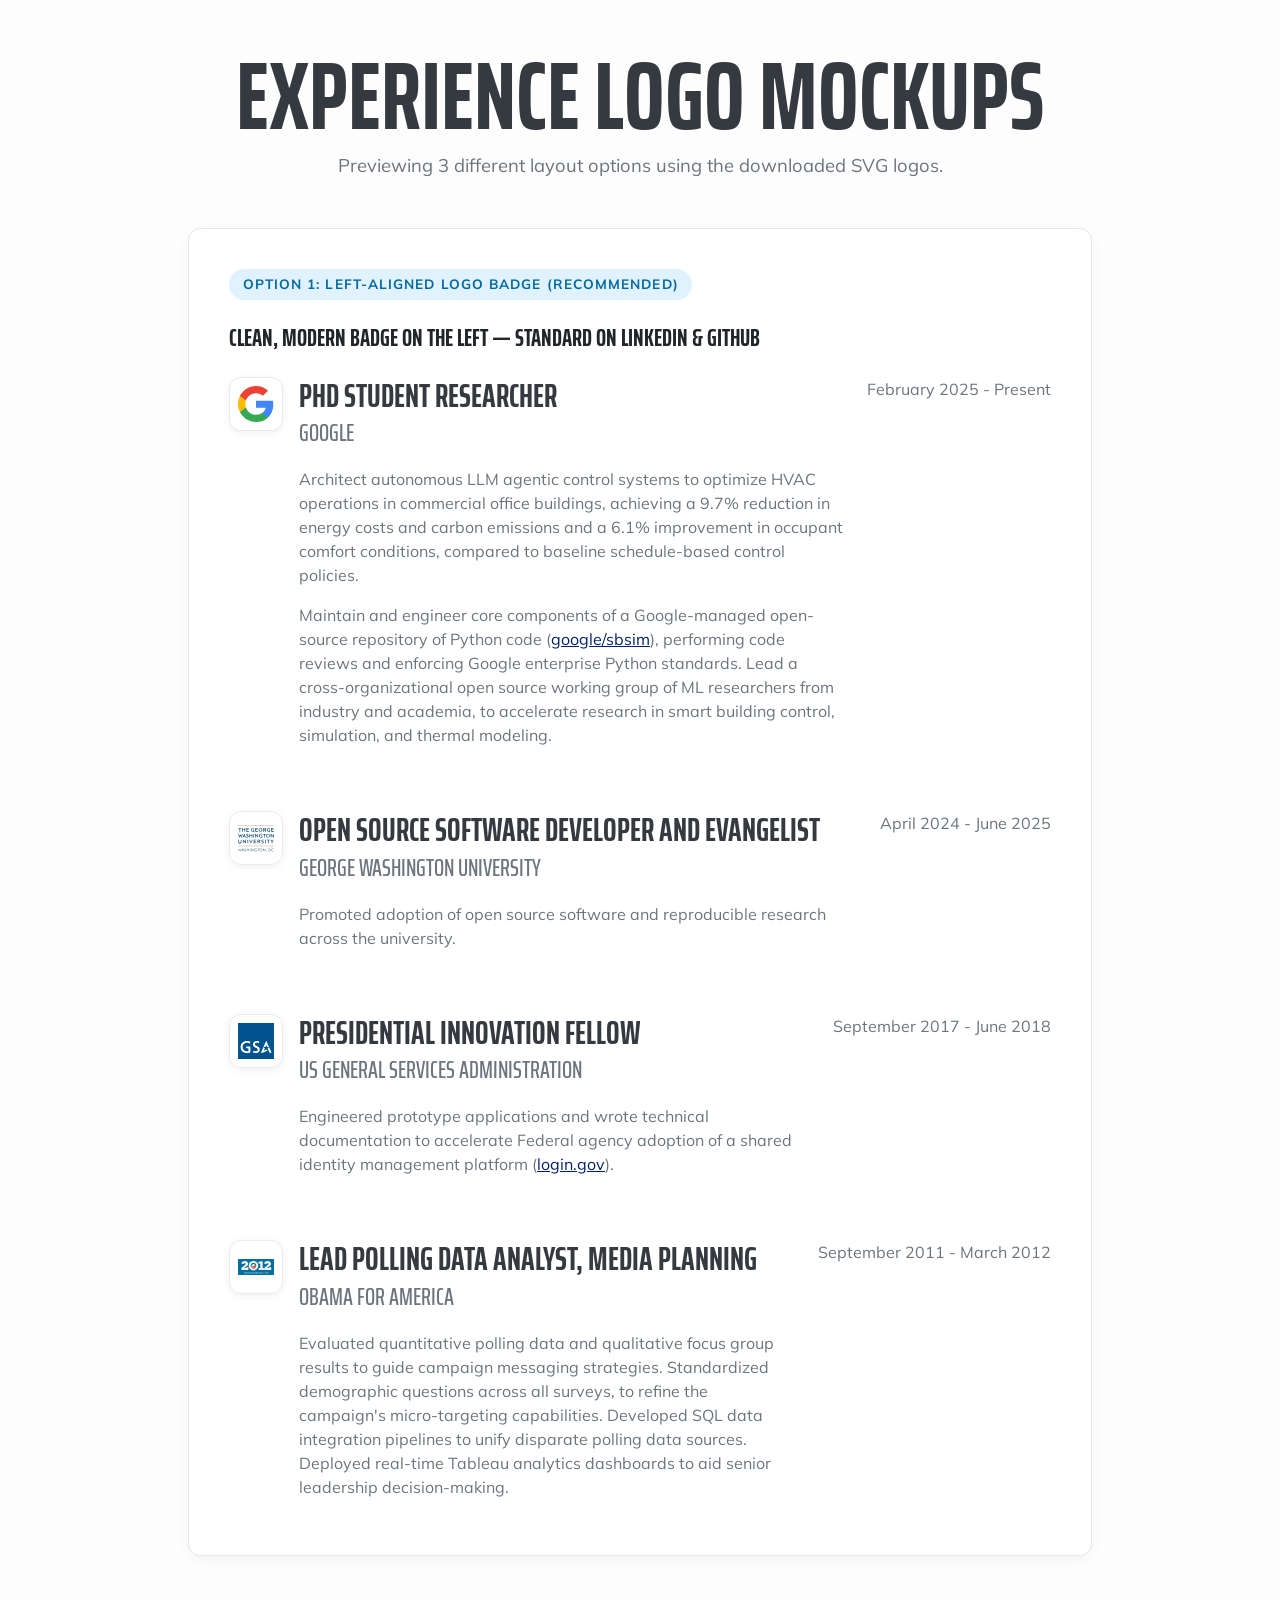
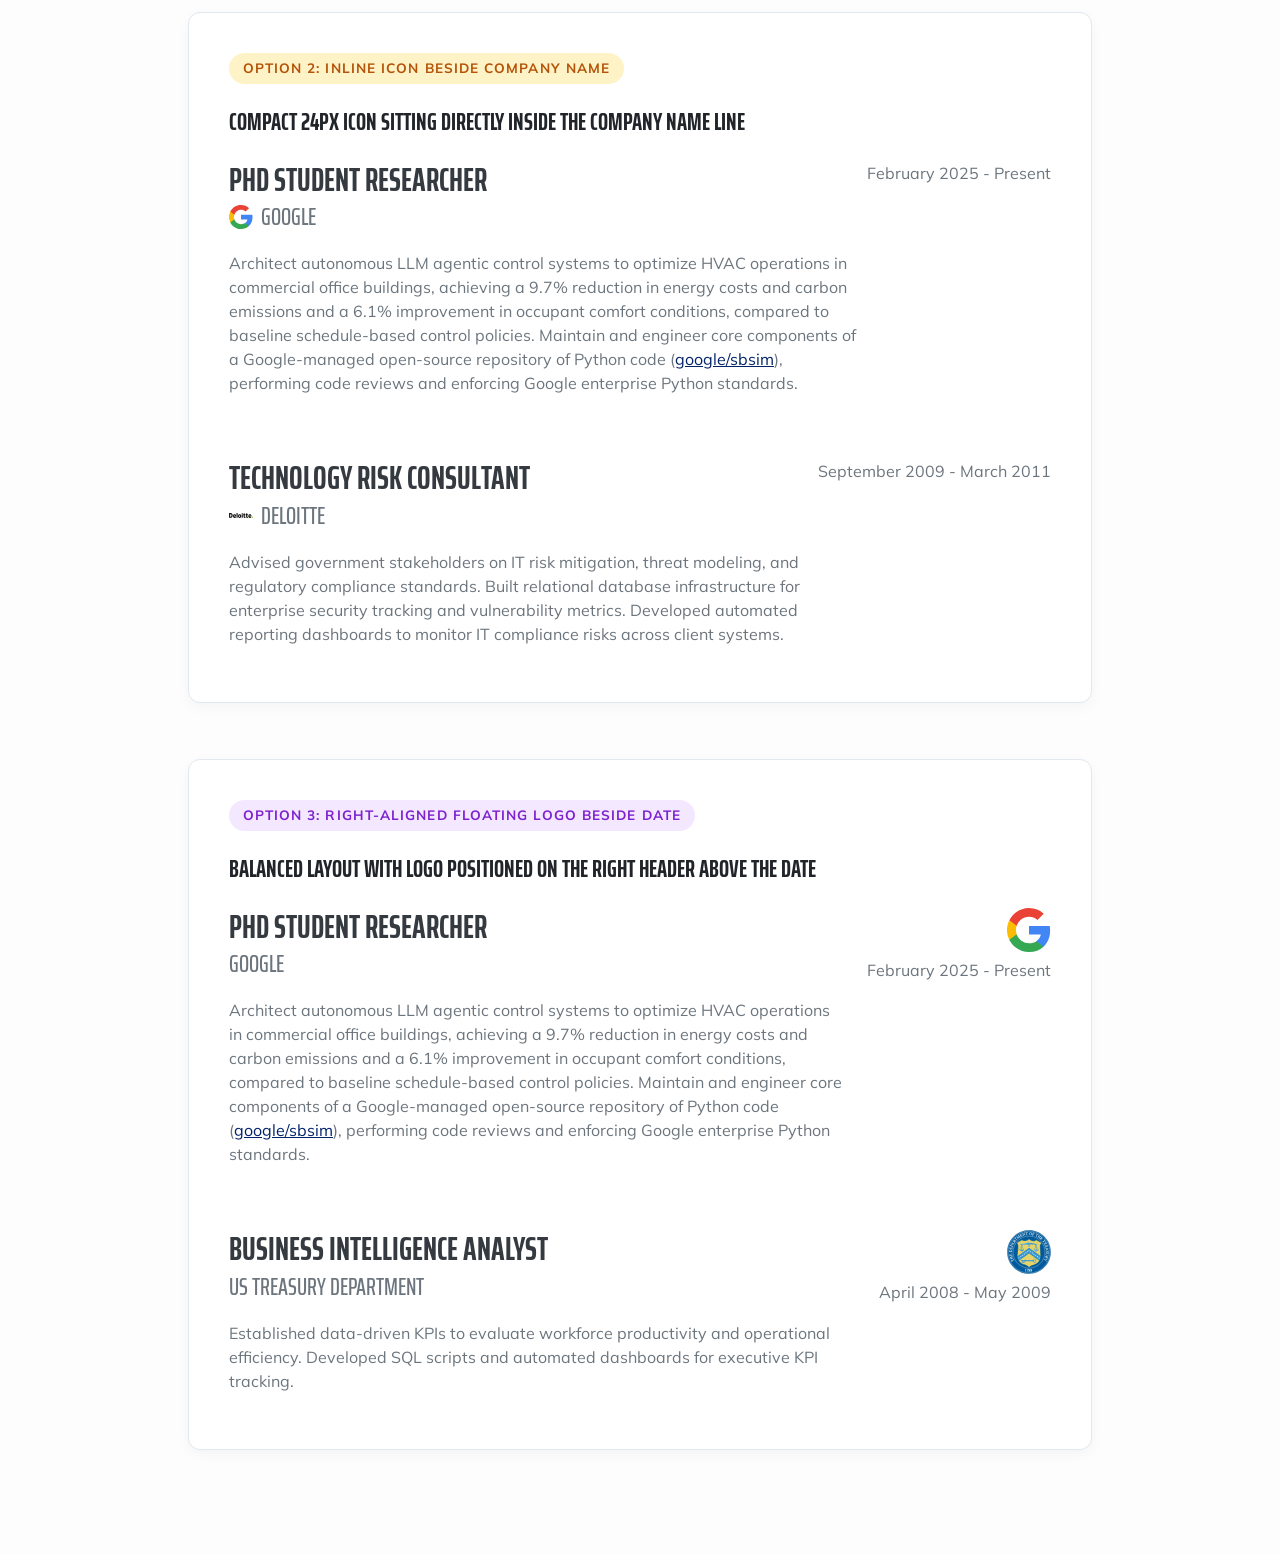
<file: preview-logos.html>
<!DOCTYPE html>
<html lang="en">

<head>
    <meta charset="utf-8" />
    <meta name="viewport" content="width=device-width, initial-scale=1, shrink-to-fit=no" />
    <title>Experience Section Logo Mockups - Michael J Rossetti</title>
    <link href="https://fonts.googleapis.com/css?family=Saira+Extra+Condensed:500,700" rel="stylesheet" type="text/css" />
    <link href="https://fonts.googleapis.com/css?family=Muli:400,400i,800,800i" rel="stylesheet" type="text/css" />
    <link href="assets/css/styles.css" rel="stylesheet" />
    <link href="assets/css/my-styles.css" rel="stylesheet" />
    <style>
        body {
            padding: 3rem;
            max-width: 1000px;
            margin: 0 auto;
            background-color: #fdfdfd;
        }

        .mockup-container {
            background: #ffffff;
            border: 1px solid #e2e8f0;
            border-radius: 12px;
            padding: 2.5rem;
            margin-bottom: 3.5rem;
            box-shadow: 0 4px 14px rgba(0, 0, 0, 0.04);
        }

        .mockup-label {
            display: inline-block;
            font-size: 0.85rem;
            font-weight: 700;
            letter-spacing: 0.08em;
            text-transform: uppercase;
            padding: 0.35rem 0.85rem;
            border-radius: 20px;
            background-color: #e0f2fe;
            color: #0369a1;
            margin-bottom: 1.5rem;
        }

        /* Option 1: Left Logo Badge */
        .company-logo-badge {
            width: 54px;
            height: 54px;
            background: #ffffff;
            border: 1px solid #e9ecef;
            border-radius: 12px;
            display: flex;
            align-items: center;
            justify-content: center;
            padding: 8px;
            box-shadow: 0 2px 8px rgba(0, 0, 0, 0.06);
            flex-shrink: 0;
        }

        .company-logo-badge img {
            max-width: 100%;
            max-height: 100%;
            object-fit: contain;
        }

        /* Option 2: Inline Pill Icon */
        .company-logo-inline {
            width: 24px;
            height: 24px;
            object-fit: contain;
            vertical-align: middle;
            margin-right: 0.5rem;
        }

        /* Option 3: Floating Right Logo */
        .company-logo-right {
            width: 44px;
            height: 44px;
            object-fit: contain;
            margin-bottom: 0.35rem;
        }
    </style>
</head>

<body class="theme-georgetown">

    <div class="mb-5 text-center">
        <h1 class="mb-2">Experience Logo Mockups</h1>
        <p class="lead text-muted">Previewing 3 different layout options using the downloaded SVG logos.</p>
    </div>

    <!-- OPTION 1 -->
    <div class="mockup-container">
        <div class="mockup-label">Option 1: Left-Aligned Logo Badge (Recommended)</div>
        <h2 class="h4 mb-4 text-dark">Clean, modern badge on the left &mdash; standard on LinkedIn & GitHub</h2>

        <!-- Google -->
        <div class="d-flex flex-column flex-md-row justify-content-between mb-5">
            <div class="d-flex flex-grow-1 gap-3">
                <div class="company-logo-badge">
                    <img src="assets/images/orgs/logo-google.svg" alt="Google">
                </div>
                <div>
                    <h3 class="mb-0">PhD Student Researcher</h3>
                    <div class="subheading mb-3">Google</div>
                    <p class="full-details">
                        Architect autonomous LLM agentic control systems to optimize HVAC operations in commercial office buildings, achieving a 9.7% reduction in energy costs and carbon emissions and a 6.1% improvement in occupant comfort conditions, compared to baseline schedule-based control policies.
                    </p>
                    <p class="full-details">
                        Maintain and engineer core components of a Google-managed open-source repository of Python code (<a href="https://github.com/google/sbsim" target="_blank">google/sbsim</a>), performing code reviews and enforcing Google enterprise Python standards.
                        Lead a cross-organizational open source working group of ML researchers from industry and academia, to accelerate research in smart building control, simulation, and thermal modeling.
                    </p>
                </div>
            </div>
            <div class="flex-shrink-0 ps-md-4 text-md-end"><span class="text-primary">February 2025 - Present</span></div>
        </div>

        <!-- GWU -->
        <div class="d-flex flex-column flex-md-row justify-content-between mb-5">
            <div class="d-flex flex-grow-1 gap-3">
                <div class="company-logo-badge">
                    <img src="assets/images/orgs/logo-gwu.svg" alt="George Washington University">
                </div>
                <div>
                    <h3 class="mb-0">Open Source Software Developer and Evangelist</h3>
                    <div class="subheading mb-3">George Washington University</div>
                    <p class="full-details">
                        Promoted adoption of open source software and reproducible research across the university.
                    </p>
                </div>
            </div>
            <div class="flex-shrink-0 ps-md-4 text-md-end"><span class="text-primary">April 2024 - June 2025</span></div>
        </div>

        <!-- GSA -->
        <div class="d-flex flex-column flex-md-row justify-content-between mb-5">
            <div class="d-flex flex-grow-1 gap-3">
                <div class="company-logo-badge">
                    <img src="assets/images/orgs/logo-gsa.svg" alt="US General Services Administration">
                </div>
                <div>
                    <h3 class="mb-0">Presidential Innovation Fellow</h3>
                    <div class="subheading mb-3">US General Services Administration</div>
                    <p class="full-details">
                        Engineered prototype applications and wrote technical documentation to accelerate Federal agency adoption of a shared identity management platform (<a href="https://login.gov/" target="_blank">login.gov</a>).
                    </p>
                </div>
            </div>
            <div class="flex-shrink-0 ps-md-4 text-md-end"><span class="text-primary">September 2017 - June 2018</span></div>
        </div>

        <!-- OFA -->
        <div class="d-flex flex-column flex-md-row justify-content-between mb-0">
            <div class="d-flex flex-grow-1 gap-3">
                <div class="company-logo-badge">
                    <img src="assets/images/orgs/logo-ofa.svg" alt="Obama for America">
                </div>
                <div>
                    <h3 class="mb-0">Lead Polling Data Analyst, Media Planning</h3>
                    <div class="subheading mb-3">Obama for America</div>
                    <p class="full-details">
                        Evaluated quantitative polling data and qualitative focus group results to guide campaign messaging strategies.
                        Standardized demographic questions across all surveys, to refine the campaign's micro-targeting capabilities.
                        Developed SQL data integration pipelines to unify disparate polling data sources.
                        Deployed real-time Tableau analytics dashboards to aid senior leadership decision-making.
                    </p>
                </div>
            </div>
            <div class="flex-shrink-0 ps-md-4 text-md-end"><span class="text-primary">September 2011 - March 2012</span></div>
        </div>
    </div>

    <!-- OPTION 2 -->
    <div class="mockup-container">
        <div class="mockup-label" style="background-color: #fef3c7; color: #b45309;">Option 2: Inline Icon beside Company Name</div>
        <h2 class="h4 mb-4 text-dark">Compact 24px icon sitting directly inside the company name line</h2>

        <!-- Google -->
        <div class="d-flex flex-column flex-md-row justify-content-between mb-5">
            <div class="flex-grow-1">
                <h3 class="mb-0">PhD Student Researcher</h3>
                <div class="subheading mb-3 d-flex align-items-center">
                    <img src="assets/images/orgs/logo-google.svg" alt="Google" class="company-logo-inline">
                    <span>Google</span>
                </div>
                <p class="full-details">
                    Architect autonomous LLM agentic control systems to optimize HVAC operations in commercial office buildings, achieving a 9.7% reduction in energy costs and carbon emissions and a 6.1% improvement in occupant comfort conditions, compared to baseline schedule-based control policies.
                    Maintain and engineer core components of a Google-managed open-source repository of Python code (<a href="https://github.com/google/sbsim" target="_blank">google/sbsim</a>), performing code reviews and enforcing Google enterprise Python standards.
                </p>
            </div>
            <div class="flex-shrink-0"><span class="text-primary">February 2025 - Present</span></div>
        </div>

        <!-- Deloitte -->
        <div class="d-flex flex-column flex-md-row justify-content-between mb-0">
            <div class="flex-grow-1">
                <h3 class="mb-0">Technology Risk Consultant</h3>
                <div class="subheading mb-3 d-flex align-items-center">
                    <img src="assets/images/orgs/logo-deloitte.svg" alt="Deloitte" class="company-logo-inline">
                    <span>Deloitte</span>
                </div>
                <p class="full-details">
                    Advised government stakeholders on IT risk mitigation, threat modeling, and regulatory compliance standards.
                    Built relational database infrastructure for enterprise security tracking and vulnerability metrics.
                    Developed automated reporting dashboards to monitor IT compliance risks across client systems.
                </p>
            </div>
            <div class="flex-shrink-0"><span class="text-primary">September 2009 - March 2011</span></div>
        </div>
    </div>

    <!-- OPTION 3 -->
    <div class="mockup-container">
        <div class="mockup-label" style="background-color: #f3e8ff; color: #7e22ce;">Option 3: Right-Aligned Floating Logo beside Date</div>
        <h2 class="h4 mb-4 text-dark">Balanced layout with logo positioned on the right header above the date</h2>

        <!-- Google -->
        <div class="d-flex flex-column flex-md-row justify-content-between mb-5">
            <div class="flex-grow-1 pe-md-4">
                <h3 class="mb-0">PhD Student Researcher</h3>
                <div class="subheading mb-3">Google</div>
                <p class="full-details">
                    Architect autonomous LLM agentic control systems to optimize HVAC operations in commercial office buildings, achieving a 9.7% reduction in energy costs and carbon emissions and a 6.1% improvement in occupant comfort conditions, compared to baseline schedule-based control policies.
                    Maintain and engineer core components of a Google-managed open-source repository of Python code (<a href="https://github.com/google/sbsim" target="_blank">google/sbsim</a>), performing code reviews and enforcing Google enterprise Python standards.
                </p>
            </div>
            <div class="flex-shrink-0 d-flex flex-column align-items-md-end">
                <img src="assets/images/orgs/logo-google.svg" alt="Google" class="company-logo-right">
                <span class="text-primary">February 2025 - Present</span>
            </div>
        </div>

        <!-- US Treasury -->
        <div class="d-flex flex-column flex-md-row justify-content-between mb-0">
            <div class="flex-grow-1 pe-md-4">
                <h3 class="mb-0">Business Intelligence Analyst</h3>
                <div class="subheading mb-3">US Treasury Department</div>
                <p class="full-details">
                    Established data-driven KPIs to evaluate workforce productivity and operational efficiency.
                    Developed SQL scripts and automated dashboards for executive KPI tracking.
                </p>
            </div>
            <div class="flex-shrink-0 d-flex flex-column align-items-md-end">
                <img src="assets/images/orgs/logo-treasury.svg" alt="US Treasury" class="company-logo-right">
                <span class="text-primary">April 2008 - May 2009</span>
            </div>
        </div>
    </div>

</body>

</html>
</file>
<file: assets/css/my-styles.css>
/* consistent card image heights */

.card-img-top {
  width: 100%;
  height: 200px; /* adjust as needed */
  object-fit: cover;
}




/* using !important to override conflicting display:block style from style.css */

section#media, li#nav-media {
    display:none !important;
}

/*

section#experience, li#nav-experience {
    display:none !important;
}

section#education, li#nav-education {
    display:none !important;
}



p.full-details {
    display: none;
}


*/




span.tech-details {
    display: none;
}


p.education-details {
    display: none;
}

/* Company / Organization logo badges in Experience section */
.company-logo-badge {
    width: 52px;
    height: 52px;
    background: #ffffff;
    border: 1px solid #e9ecef;
    border-radius: 12px;
    display: flex;
    align-items: center;
    justify-content: center;
    padding: 6px;
    box-shadow: 0 2px 6px rgba(0, 0, 0, 0.05);
    flex-shrink: 0;
}

.company-logo-badge img {
    max-width: 100%;
    max-height: 100%;
    object-fit: contain;
}

/* Card container for section images */
.entry-img-card {
    border: 1px solid rgba(0, 0, 0, 0.08);
    border-radius: 0.5rem;
    overflow: hidden;
    transition: transform 0.2s ease, box-shadow 0.2s ease;
}

.entry-img-card:hover {
    box-shadow: 0 0.5rem 1rem rgba(0, 0, 0, 0.12) !important;
}

.entry-img-card img {
    display: block;
    width: 100%;
    height: auto;
}

/* Prevent flex children from overflowing on smaller screens */
#experience .d-flex.gap-3,
#experience .d-flex.gap-3 > .flex-grow-1,
#teaching .flex-grow-1 {
    min-width: 0;
}
</file>
